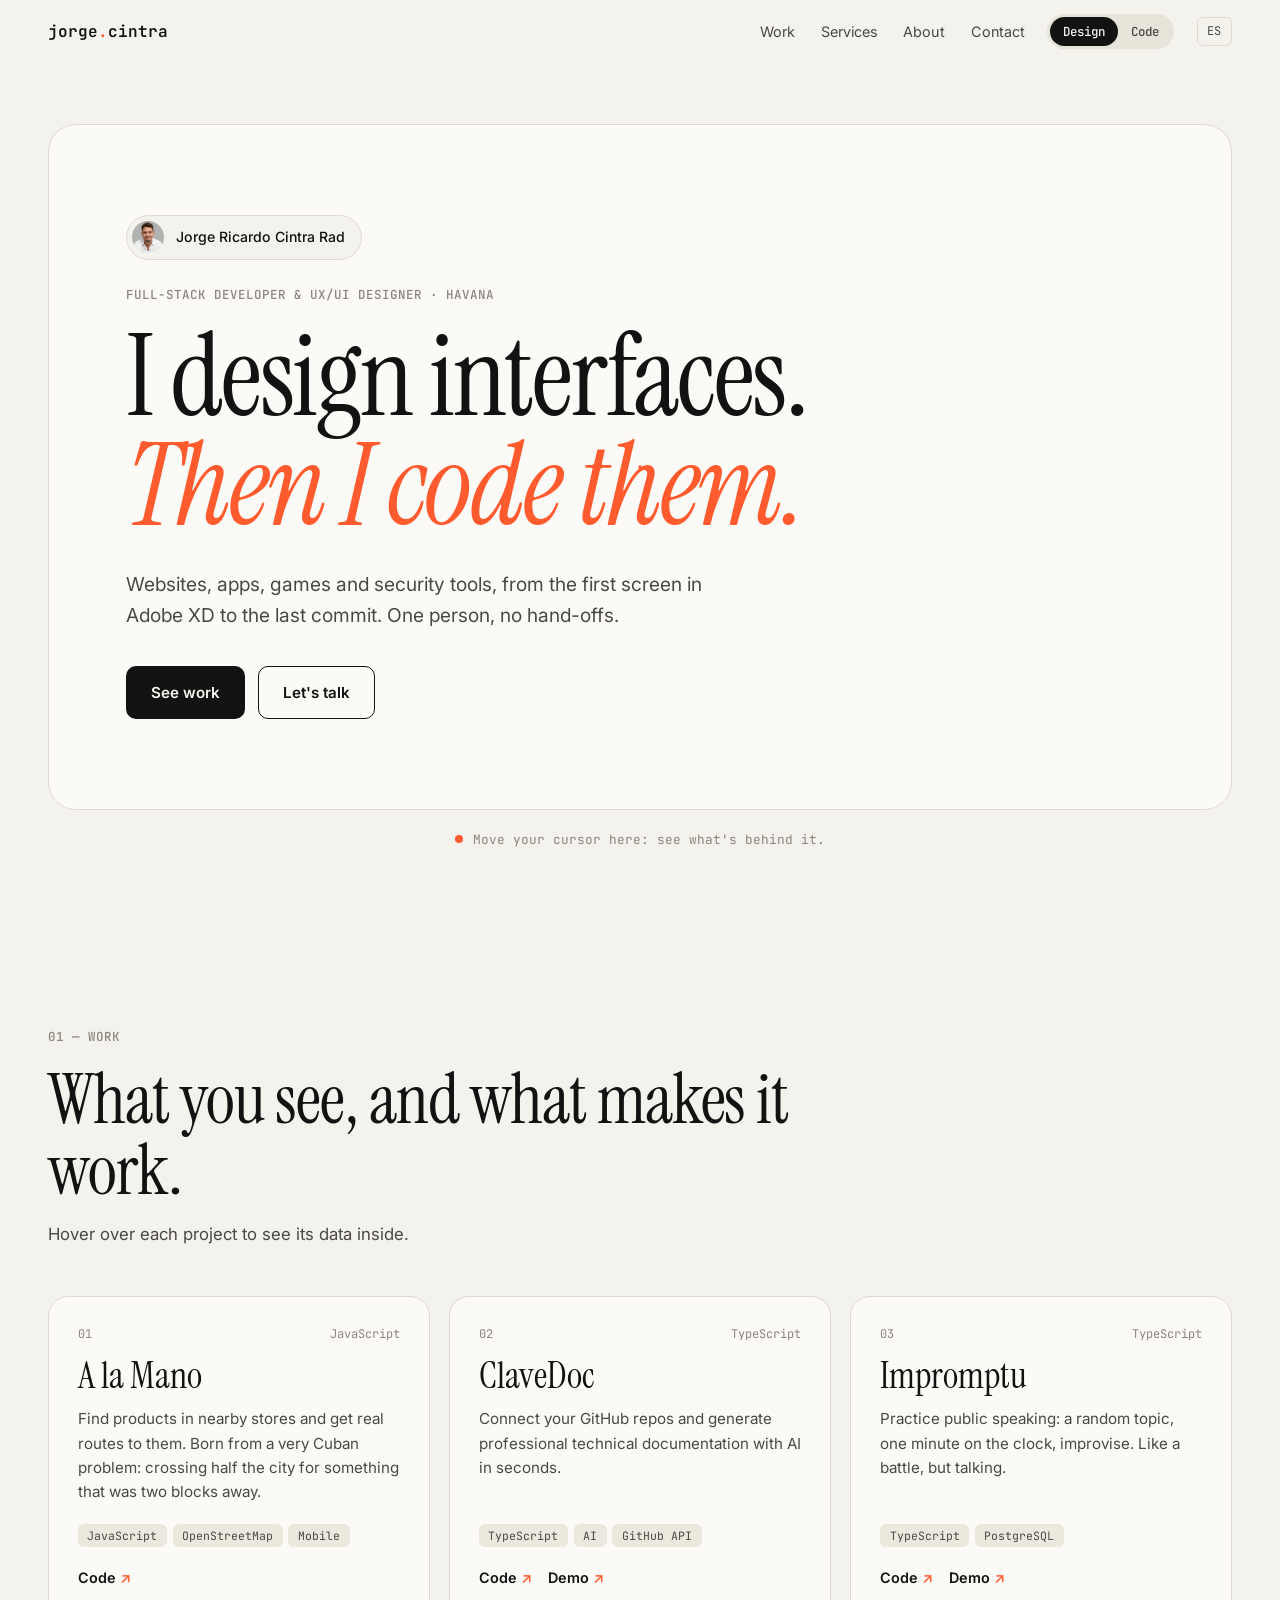
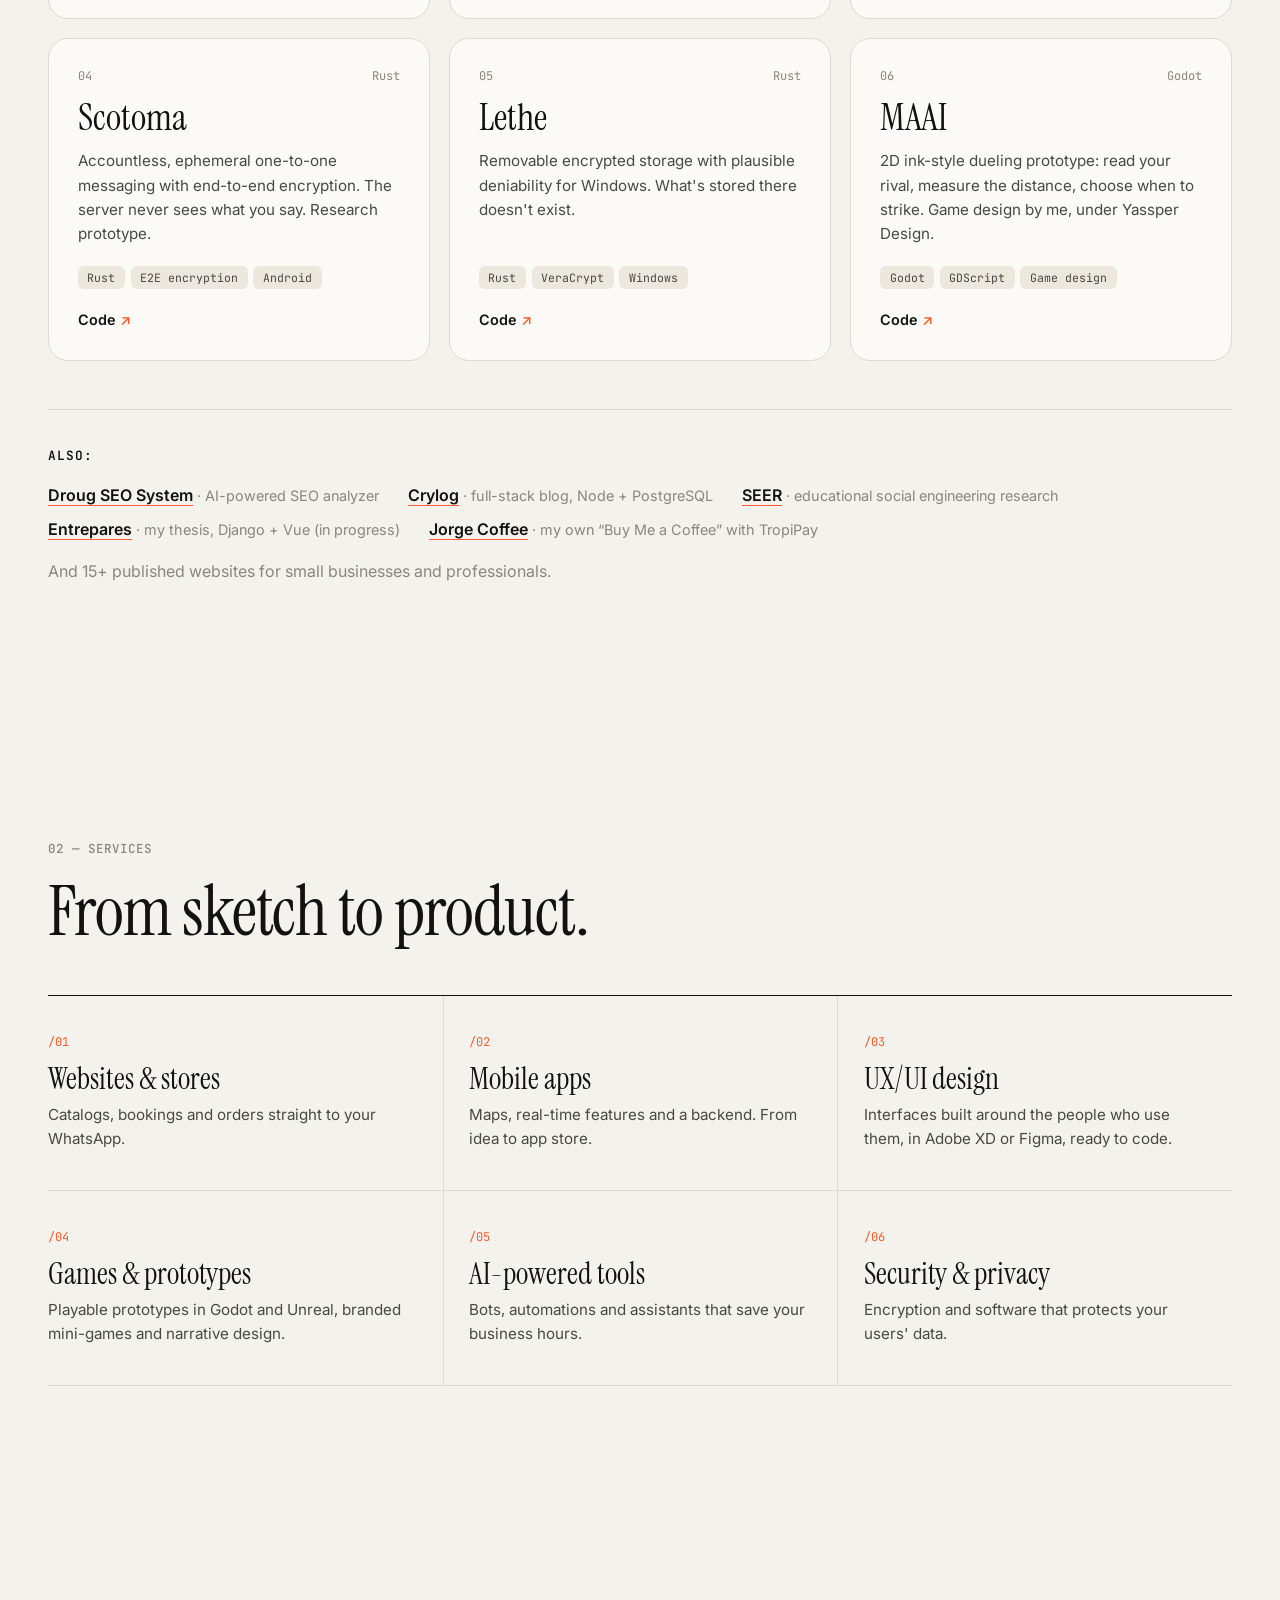
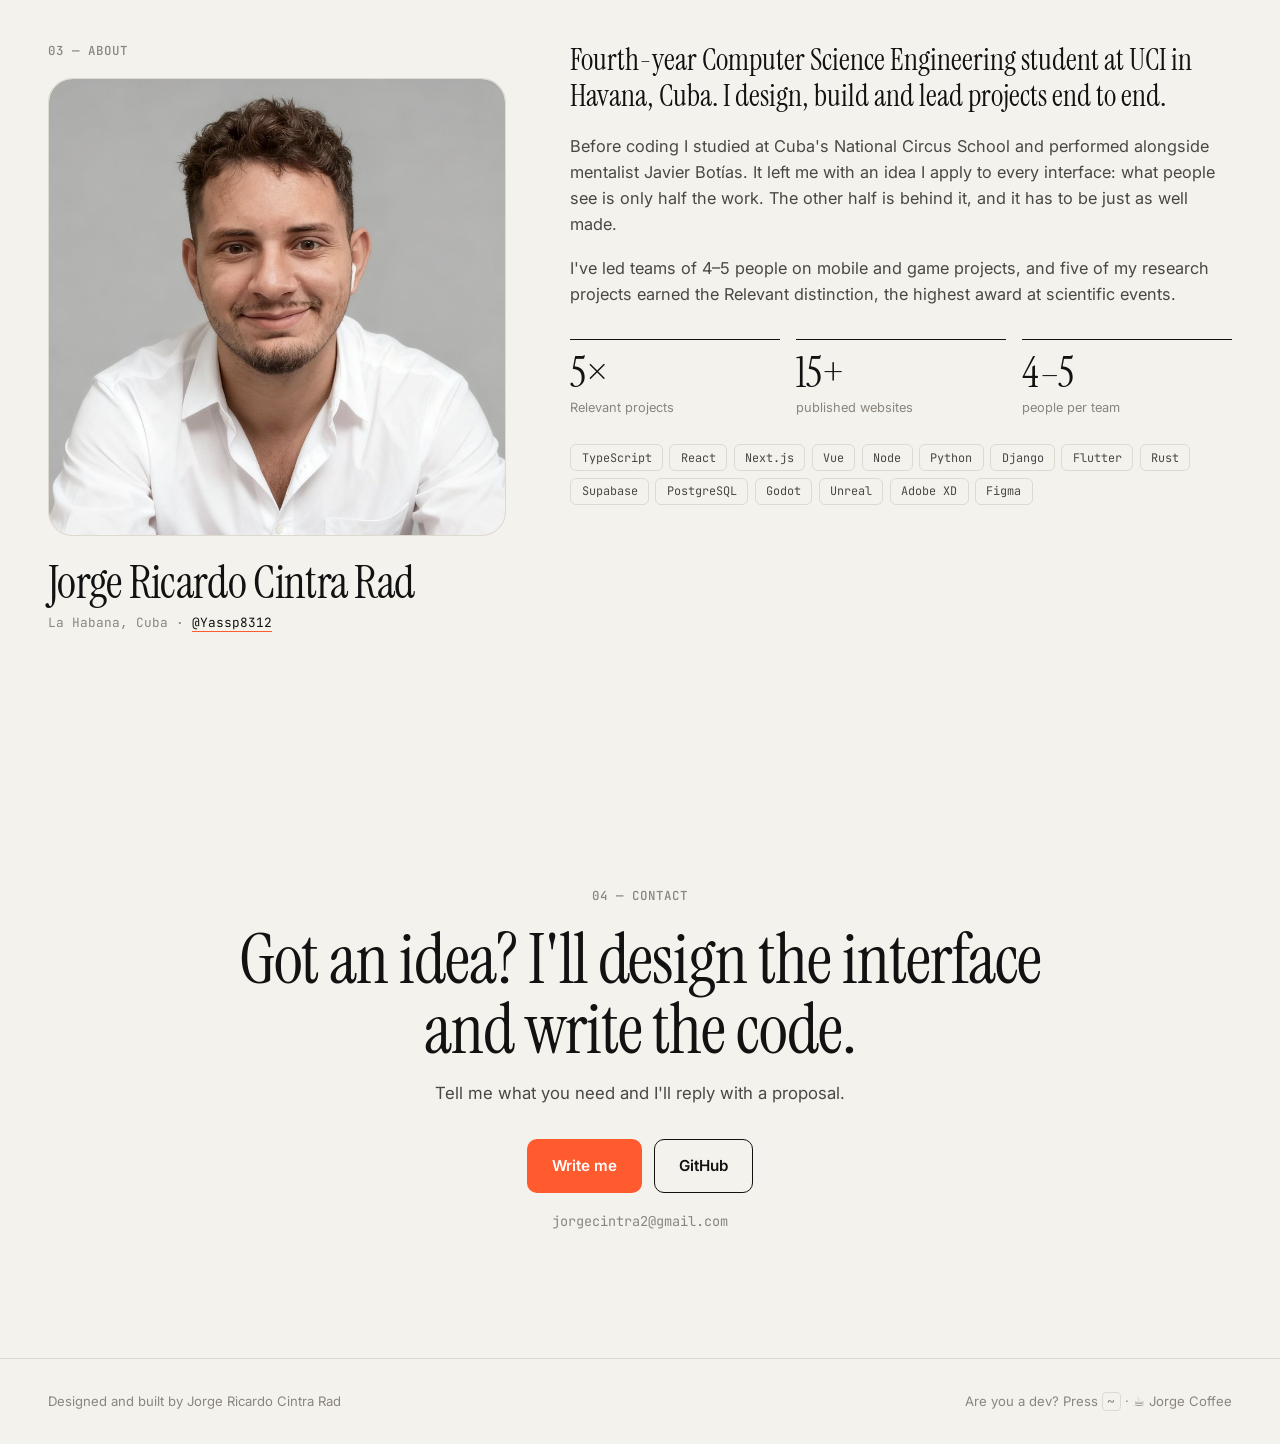
<file: index.html>
<!DOCTYPE html>
<html lang="es">
<head>
  <meta charset="UTF-8">
  <meta name="viewport" content="width=device-width, initial-scale=1">
  <title>Jorge Ricardo Cintra Rad · Diseño y código</title>
  <meta name="description" content="Desarrollador full-stack y diseñador UX/UI en La Habana. Webs, apps, juegos y herramientas de seguridad.">
  <meta property="og:title" content="Jorge Ricardo Cintra Rad · Diseño y código">
  <meta property="og:description" content="Diseño interfaces. Después las programo.">
  <meta name="theme-color" content="#f4f2ec">
  <link rel="icon" href="data:image/svg+xml,<svg xmlns='http://www.w3.org/2000/svg' viewBox='0 0 100 100'><rect width='100' height='100' rx='22' fill='%23111'/><text x='50' y='64' font-size='40' text-anchor='middle' fill='%23ff5b2e' font-family='monospace'>&lt;/&gt;</text></svg>">
  <link rel="preconnect" href="https://fonts.googleapis.com">
  <link rel="preconnect" href="https://fonts.gstatic.com" crossorigin>
  <link href="https://fonts.googleapis.com/css2?family=Instrument+Serif:ital@0;1&family=Inter:wght@400;500;600;700&family=JetBrains+Mono:wght@400;600&display=swap" rel="stylesheet">
  <link rel="stylesheet" href="css/styles.css">
</head>
<body>

  <header class="nav">
    <a href="#top" class="brand">jorge<span>.</span>cintra</a>
    <nav class="nav-links" id="navLinks">
      <a href="#proyectos" data-i18n="nav.work">Proyectos</a>
      <a href="#servicios" data-i18n="nav.services">Servicios</a>
      <a href="#sobre-mi" data-i18n="nav.about">Sobre mí</a>
      <a href="#contacto" data-i18n="nav.contact">Contacto</a>
    </nav>
    <div class="mode" role="group" aria-label="Modo">
      <button class="mode-btn on" data-mode="design" data-i18n="mode.design">Diseño</button>
      <button class="mode-btn" data-mode="code" data-i18n="mode.code">Código</button>
    </div>
    <button class="lang" id="langBtn" aria-label="Cambiar idioma">EN</button>
    <button class="menu-btn" id="menuBtn" aria-label="Abrir menú"><span></span><span></span></button>
  </header>

  <main id="top">

    <!-- Hero con lupa -->
    <section class="hero">
      <div class="xray xray-hero" id="heroXray">
        <div class="layer design" id="heroDesign">
          <div class="who"><img src="img/jorge.jpg" alt="" width="40" height="40" onerror="if(!this.dataset.f){this.dataset.f=1;this.src='https://avatars.githubusercontent.com/Yassp8312?s=120'}else{this.remove()}"><span>Jorge Ricardo Cintra Rad</span></div>
          <p class="kicker" data-i18n="hero.kicker"></p>
          <h1 class="hero-title" data-i18n="hero.title"></h1>
          <p class="hero-sub" data-i18n="hero.sub"></p>
          <div class="ctas">
            <a href="#proyectos" class="btn dark" data-i18n="hero.cta1">Ver proyectos</a>
            <a href="#contacto" class="btn line" data-i18n="hero.cta2">Hablemos</a>
          </div>
        </div>
        <pre class="layer code" aria-hidden="true"><code id="heroCode"></code></pre>
        <div class="lens-ring" aria-hidden="true"></div>
      </div>
      <p class="hint" id="heroHint"><span class="dot"></span><span id="hintText"></span></p>
    </section>

    <!-- Proyectos -->
    <section id="proyectos" class="section">
      <div class="head reveal">
        <p class="kicker" data-i18n="work.kicker"></p>
        <h2 data-i18n="work.title"></h2>
        <p class="sub" data-i18n="work.sub"></p>
      </div>
      <div class="grid" id="grid"></div>
      <div class="also reveal">
        <span class="also-label" data-i18n="work.also"></span>
        <ul id="alsoList"></ul>
        <p class="muted" data-i18n="work.sites"></p>
      </div>
    </section>

    <!-- Servicios -->
    <section id="servicios" class="section">
      <div class="head reveal">
        <p class="kicker" data-i18n="svc.kicker"></p>
        <h2 data-i18n="svc.title"></h2>
      </div>
      <ol class="services">
        <li class="reveal"><span class="n">/01</span><h3 data-i18n="svc.1t"></h3><p data-i18n="svc.1p"></p></li>
        <li class="reveal"><span class="n">/02</span><h3 data-i18n="svc.2t"></h3><p data-i18n="svc.2p"></p></li>
        <li class="reveal"><span class="n">/03</span><h3 data-i18n="svc.3t"></h3><p data-i18n="svc.3p"></p></li>
        <li class="reveal"><span class="n">/04</span><h3 data-i18n="svc.4t"></h3><p data-i18n="svc.4p"></p></li>
        <li class="reveal"><span class="n">/05</span><h3 data-i18n="svc.5t"></h3><p data-i18n="svc.5p"></p></li>
        <li class="reveal"><span class="n">/06</span><h3 data-i18n="svc.6t"></h3><p data-i18n="svc.6p"></p></li>
      </ol>
    </section>

    <!-- Sobre mí -->
    <section id="sobre-mi" class="section">
      <div class="about">
        <div class="about-side reveal">
          <p class="kicker" data-i18n="about.kicker"></p>
          <div class="photo xray" id="photoXray">
            <img class="layer design" src="img/jorge.jpg" alt="Jorge Ricardo Cintra Rad" width="600" height="600" loading="lazy" onerror="if(!this.dataset.f){this.dataset.f=1;this.src='https://avatars.githubusercontent.com/Yassp8312?s=600'}else{this.parentNode.classList.add('no-img')}">
            <pre class="layer code" aria-hidden="true"><code id="photoCode"></code></pre>
            <span class="photo-fallback" aria-hidden="true">JR</span>
          </div>
          <h2 class="about-name" data-i18n="about.title"></h2>
          <p class="about-loc">La Habana, Cuba · <a href="https://github.com/Yassp8312" target="_blank" rel="noopener">@Yassp8312</a></p>
        </div>
        <div class="about-body reveal">
          <p class="lead" data-i18n="about.p1"></p>
          <p data-i18n="about.p2"></p>
          <p data-i18n="about.p3"></p>
          <div class="stats">
            <div><b>5×</b><span data-i18n="about.k1"></span></div>
            <div><b>15+</b><span data-i18n="about.k2"></span></div>
            <div><b>4–5</b><span data-i18n="about.k3"></span></div>
          </div>
          <ul class="stack">
            <li>TypeScript</li><li>React</li><li>Next.js</li><li>Vue</li><li>Node</li><li>Python</li><li>Django</li><li>Flutter</li><li>Rust</li><li>Supabase</li><li>PostgreSQL</li><li>Godot</li><li>Unreal</li><li>Adobe XD</li><li>Figma</li>
          </ul>
        </div>
      </div>
    </section>

    <!-- Contacto -->
    <section id="contacto" class="section contact">
      <div class="reveal">
        <p class="kicker" data-i18n="contact.kicker"></p>
        <h2 class="contact-title" data-i18n="contact.title"></h2>
        <p class="sub" data-i18n="contact.p"></p>
        <div class="ctas">
          <a class="btn accent-btn" href="mailto:jorgecintra2@gmail.com" data-i18n="contact.mail">Escríbeme</a>
          <a class="btn line" href="https://github.com/Yassp8312" target="_blank" rel="noopener">GitHub</a>
        </div>
        <p class="mail">jorgecintra2@gmail.com</p>
      </div>
    </section>
  </main>

  <footer class="footer">
    <span data-i18n="footer.made"></span>
    <span class="footer-small"><button class="term-hint" id="termHint" data-i18n="footer.term"></button> · <a href="https://jorge-coffee.onrender.com/" target="_blank" rel="noopener">☕ Jorge Coffee</a></span>
  </footer>

  <!-- Terminal secreta -->
  <div class="term hidden" id="term" role="dialog" aria-label="Terminal">
    <div class="term-bar"><span></span><span></span><span></span><b>jorge@cintra:~</b><button id="termClose" aria-label="Cerrar">×</button></div>
    <div class="term-out" id="termOut"></div>
    <form class="term-in" id="termForm"><span>❯</span><input id="termInput" autocomplete="off" spellcheck="false" aria-label="Comando"></form>
  </div>

  <script src="js/data.js"></script>
  <script src="js/main.js"></script>
</body>
</html>
</file>
<file: css/styles.css>
@property --r { syntax: "<length>"; inherits: true; initial-value: 0px; }

:root {
  --bg: #f4f2ec;
  --paper: #fbfaf6;
  --ink: #121212;
  --ink2: #4a4844;
  --muted: #8a867e;
  --line: #dedad0;
  --accent: #ff5b2e;
  --code-bg: #111214;
  --code-ink: #d6d3cc;
  --c-tag: #ff8a5c;
  --c-attr: #9ecbff;
  --c-str: #a8e3a1;
  --c-key: #f2c46d;
  --c-com: #6c7079;
  --c-pun: #7d828b;
  --mono: "JetBrains Mono", ui-monospace, monospace;
  --serif: "Instrument Serif", Georgia, serif;
  --sans: "Inter", system-ui, sans-serif;
}

* { box-sizing: border-box; margin: 0; padding: 0; }
html { scroll-behavior: smooth; }
body { background: var(--bg); color: var(--ink); font-family: var(--sans); line-height: 1.6; overflow-x: hidden; -webkit-font-smoothing: antialiased; }
a { color: inherit; }
.hidden { display: none !important; }
.muted { color: var(--muted); }
.accent { color: var(--accent); font-style: italic; }

/* Nav */
.nav {
  position: fixed; inset: 0 0 auto 0; z-index: 50;
  display: flex; align-items: center; gap: 1.4rem;
  padding: .9rem clamp(1rem, 4vw, 3rem);
  transition: background .3s, border-color .3s; border-bottom: 1px solid transparent;
}
.nav.scrolled { background: rgba(244,242,236,.9); backdrop-filter: blur(10px); border-color: var(--line); }
.brand { font-family: var(--mono); font-weight: 600; font-size: 1rem; text-decoration: none; margin-right: auto; }
.brand span { color: var(--accent); }
.nav-links { display: flex; gap: 1.6rem; }
.nav-links a { text-decoration: none; font-size: .9rem; color: var(--ink2); }
.nav-links a:hover { color: var(--accent); }
.mode { display: flex; background: #e7e3d9; border-radius: 999px; padding: 3px; }
.mode-btn { border: 0; background: none; font: 500 .78rem var(--mono); padding: .35rem .8rem; border-radius: 999px; cursor: pointer; color: var(--ink2); }
.mode-btn.on { background: var(--ink); color: var(--bg); }
.lang { background: none; border: 1px solid var(--line); font: .75rem var(--mono); padding: .35rem .6rem; border-radius: 6px; cursor: pointer; color: var(--ink2); }
.menu-btn { display: none; background: none; border: 0; width: 26px; height: 20px; position: relative; cursor: pointer; }
.menu-btn span { position: absolute; left: 0; right: 0; height: 2px; background: var(--ink); transition: transform .3s; }
.menu-btn span:first-child { top: 4px; } .menu-btn span:last-child { bottom: 4px; }
.menu-open .menu-btn span:first-child { transform: translateY(5px) rotate(45deg); }
.menu-open .menu-btn span:last-child { transform: translateY(-5px) rotate(-45deg); }

/* Botones */
.ctas { display: flex; gap: .8rem; flex-wrap: wrap; }
.btn { display: inline-block; padding: .85rem 1.5rem; border-radius: 10px; text-decoration: none; font-weight: 600; font-size: .95rem; transition: transform .2s, background .2s, color .2s, border-color .2s; border: 1.5px solid transparent; }
.btn:hover { transform: translateY(-2px); }
.btn.dark { background: var(--ink); color: var(--bg); }
.btn.line { border-color: var(--ink); color: var(--ink); }
.btn.line:hover { border-color: var(--accent); color: var(--accent); }
.btn.accent-btn { background: var(--accent); color: #fff; }

/* Rayos X: capa de diseño + capa de código */
.xray { position: relative; overflow: hidden; --x: 50%; --y: 50%; transition: --r .45s cubic-bezier(.2,.8,.2,1); }
.xray > .layer.code {
  position: absolute; inset: 0; overflow: hidden; pointer-events: none;
  background: var(--code-bg); color: var(--code-ink);
  font: 12.5px/1.7 var(--mono); padding: 1.5rem 1.8rem; white-space: pre-wrap; word-break: break-word;
  clip-path: circle(var(--r) at var(--x) var(--y));
  border-radius: inherit;
}
.xray.lens-on { --r: 150px; }
body.code-mode .xray { --r: 160vmax !important; }
.lens-ring {
  position: absolute; left: var(--x); top: var(--y); width: calc(var(--r) * 2); height: calc(var(--r) * 2);
  translate: -50% -50%; border-radius: 50%; pointer-events: none;
  box-shadow: 0 0 0 1.5px var(--accent), 0 20px 60px rgba(0,0,0,.25);
}
body.code-mode .lens-ring { display: none; }
.tk-tag { color: var(--c-tag); } .tk-attr { color: var(--c-attr); } .tk-str { color: var(--c-str); }
.tk-key { color: var(--c-key); } .tk-com { color: var(--c-com); font-style: italic; } .tk-pun { color: var(--c-pun); }

/* Hero */
.hero { min-height: 100vh; padding: 7.5rem clamp(1rem, 4vw, 3rem) 3rem; display: flex; flex-direction: column; justify-content: center; max-width: 1280px; margin: 0 auto; }
.xray-hero { border-radius: 28px; background: var(--paper); border: 1px solid var(--line); cursor: none; }
.xray-hero > .layer.design { padding: clamp(2.5rem, 7vw, 6rem) clamp(1.5rem, 6vw, 5.5rem); }
.xray-hero > .layer.code { font-size: 13px; padding: clamp(2rem, 5vw, 3.5rem); }
.kicker { font: 500 .78rem var(--mono); letter-spacing: .08em; text-transform: uppercase; color: var(--muted); margin-bottom: 1.2rem; }
.hero-title { font-family: var(--serif); font-weight: 400; font-size: clamp(3rem, 9vw, 7.6rem); line-height: .95; letter-spacing: -.02em; margin-bottom: 1.8rem; }
.hero-sub { font-size: clamp(1rem, 1.6vw, 1.2rem); color: var(--ink2); max-width: 600px; margin-bottom: 2.2rem; }
.hint { display: flex; align-items: center; gap: .6rem; justify-content: center; margin-top: 1.3rem; font: .8rem var(--mono); color: var(--muted); }
.dot { width: 8px; height: 8px; border-radius: 50%; background: var(--accent); animation: blink 1.6s infinite; }
@keyframes blink { 50% { opacity: .2; } }

/* Secciones */
.section { padding: clamp(5rem, 10vw, 8rem) clamp(1rem, 4vw, 3rem); max-width: 1280px; margin: 0 auto; }
.head { max-width: 760px; margin-bottom: 3rem; }
h2 { font-family: var(--serif); font-weight: 400; font-size: clamp(2.4rem, 5.5vw, 4.4rem); line-height: 1; letter-spacing: -.015em; }
.sub { color: var(--ink2); margin-top: 1rem; font-size: 1.05rem; }
.reveal { opacity: 0; transform: translateY(20px); transition: opacity .7s, transform .7s; }
.reveal.in { opacity: 1; transform: none; }

/* Proyectos */
.grid { display: grid; grid-template-columns: repeat(auto-fill, minmax(330px, 1fr)); gap: 1.2rem; }
.card { border-radius: 20px; background: var(--paper); border: 1px solid var(--line); transition: border-color .3s; }
.card:hover { border-color: var(--ink); }
.card.lens-on { --r: 120px; }
.card > .layer.design { padding: 1.8rem; display: flex; flex-direction: column; height: 100%; min-height: 300px; }
.card .top { display: flex; justify-content: space-between; align-items: baseline; margin-bottom: 1rem; }
.card .idx { font: .75rem var(--mono); color: var(--muted); }
.card h3 { font-family: var(--serif); font-weight: 400; font-size: 2.3rem; line-height: 1; margin-bottom: .8rem; }
.card p { color: var(--ink2); font-size: .95rem; flex: 1; }
.chips { list-style: none; display: flex; flex-wrap: wrap; gap: .35rem; margin: 1.2rem 0; }
.chips li { font: .72rem var(--mono); padding: .25rem .6rem; border-radius: 6px; background: #ece8de; color: var(--ink2); }
.links { display: flex; gap: 1rem; }
.links a { font-weight: 600; font-size: .9rem; text-decoration: none; }
.links a::after { content: " ↗"; color: var(--accent); }
.links a:hover { color: var(--accent); }
.card > .layer.code { font-size: 12px; }

.also { margin-top: 3rem; padding-top: 2rem; border-top: 1px solid var(--line); }
.also-label { font: 600 .8rem var(--mono); text-transform: uppercase; letter-spacing: .08em; }
.also ul { list-style: none; display: flex; flex-wrap: wrap; gap: .5rem 1.8rem; margin: 1rem 0; }
.also a { font-weight: 600; text-decoration: none; border-bottom: 1.5px solid var(--accent); }
.also li span { color: var(--muted); font-size: .9rem; }

/* Servicios */
.services { list-style: none; display: grid; grid-template-columns: repeat(3, 1fr); border-top: 1px solid var(--ink); }
.services li { padding: 2rem 1.6rem 2.4rem 0; border-bottom: 1px solid var(--line); }
.services li:not(:nth-child(3n+1)) { padding-left: 1.6rem; border-left: 1px solid var(--line); }
.services .n { font: .75rem var(--mono); color: var(--accent); }
.services h3 { font-family: var(--serif); font-weight: 400; font-size: 1.9rem; margin: .6rem 0 .5rem; line-height: 1.05; }
.services p { color: var(--ink2); font-size: .95rem; }

/* Sobre mí */
.about { display: grid; grid-template-columns: minmax(260px, .9fr) 1.3fr; gap: clamp(2rem, 5vw, 5rem); align-items: start; }
.about-side { position: sticky; top: 6rem; }
.photo { aspect-ratio: 1; border-radius: 24px; background: #e7e3d9; border: 1px solid var(--line); margin-bottom: 1.4rem; }
.photo > img.layer.design { display: block; width: 100%; height: 100%; object-fit: cover; border-radius: inherit; filter: grayscale(.15) contrast(1.02); }
.photo.lens-on { --r: 110px; }
.photo > .layer.code { z-index: 1; }
.photo-fallback { display: none; position: absolute; inset: 0; z-index: 0; place-items: center; font: 400 6rem var(--serif); color: var(--muted); }
.photo.no-img > img { visibility: hidden; }
.photo.no-img .photo-fallback { display: grid; }
.about-name { font-size: clamp(2.2rem, 3.6vw, 3rem); }
.about-loc { margin-top: .6rem; font: .8rem var(--mono); color: var(--muted); }
.about-loc a { color: var(--ink); text-decoration: none; border-bottom: 1px solid var(--accent); }
.who { display: inline-flex; align-items: center; gap: .7rem; padding: .35rem 1rem .35rem .35rem; border: 1px solid var(--line); border-radius: 999px; background: var(--bg); margin-bottom: 1.6rem; font-size: .88rem; font-weight: 500; }
.who img { width: 32px; height: 32px; border-radius: 50%; object-fit: cover; }
.about-body p { color: var(--ink2); margin-bottom: 1.1rem; font-size: 1.02rem; }
.about-body .lead { font-family: var(--serif); font-size: 1.9rem; line-height: 1.2; color: var(--ink); }
.stats { display: grid; grid-template-columns: repeat(3, 1fr); gap: 1rem; margin: 2rem 0 1.5rem; }
.stats div { border-top: 1px solid var(--ink); padding-top: .8rem; }
.stats b { display: block; font-family: var(--serif); font-weight: 400; font-size: 2.6rem; line-height: 1; }
.stats span { font-size: .8rem; color: var(--muted); }
.stack { list-style: none; display: flex; flex-wrap: wrap; gap: .4rem; }
.stack li { font: .74rem var(--mono); padding: .3rem .65rem; border: 1px solid var(--line); border-radius: 6px; color: var(--ink2); }

/* Contacto */
.contact { text-align: center; }
.contact .ctas { justify-content: center; margin-top: 2rem; }
.contact-title { max-width: 900px; margin: 0 auto; }
.contact .sub { max-width: 520px; margin-left: auto; margin-right: auto; }
.mail { margin-top: 1.2rem; font: .85rem var(--mono); color: var(--muted); }

/* Footer */
.footer { display: flex; justify-content: space-between; flex-wrap: wrap; gap: .8rem; padding: 2rem clamp(1rem, 4vw, 3rem); border-top: 1px solid var(--line); font-size: .82rem; color: var(--muted); max-width: 1280px; margin: 0 auto; }
.footer-small a { text-decoration: none; }
.footer-small a:hover, .term-hint:hover { color: var(--accent); }
.term-hint { background: none; border: 0; font: inherit; color: inherit; cursor: pointer; }
kbd { font-family: var(--mono); border: 1px solid var(--line); border-radius: 4px; padding: 0 .3rem; }

/* Terminal */
.term { position: fixed; z-index: 90; right: clamp(.5rem, 3vw, 2rem); bottom: clamp(.5rem, 3vw, 2rem); width: min(560px, calc(100vw - 1rem)); height: min(380px, 70vh); background: var(--code-bg); border-radius: 12px; font: .82rem var(--mono); color: var(--code-ink); display: flex; flex-direction: column; box-shadow: 0 30px 80px rgba(0,0,0,.35); }
.term-bar { display: flex; align-items: center; gap: .4rem; padding: .6rem .8rem; border-bottom: 1px solid #23252a; }
.term-bar span { width: 10px; height: 10px; border-radius: 50%; background: #34373e; }
.term-bar span:first-child { background: var(--accent); }
.term-bar b { margin-left: .5rem; font-weight: 400; color: var(--c-com); flex: 1; }
.term-bar button { background: none; border: 0; color: var(--c-com); font-size: 1.2rem; cursor: pointer; }
.term-out { flex: 1; overflow-y: auto; padding: .8rem; white-space: pre-wrap; }
.term-out a { color: var(--c-attr); }
.term-out b { color: var(--c-key); }
.term-out .cmd { color: #fff; }
.term-in { display: flex; gap: .5rem; padding: .6rem .8rem; border-top: 1px solid #23252a; }
.term-in span { color: var(--accent); }
.term-in input { flex: 1; background: none; border: 0; outline: none; color: #fff; font: inherit; }

/* Responsive */
@media (max-width: 900px) {
  .nav-links { position: fixed; inset: 58px 0 auto 0; flex-direction: column; gap: 0; background: var(--bg); padding: .5rem 1.5rem 1rem; border-bottom: 1px solid var(--line); transform: translateY(-130%); visibility: hidden; z-index: -1; transition: transform .35s, visibility .35s; }
  .nav-links a { padding: .9rem 0; font-size: 1.05rem; border-bottom: 1px solid var(--line); }
  .menu-open .nav-links { transform: none; visibility: visible; }
  .menu-open .nav { background: var(--bg); }
  .menu-btn { display: block; }
  .services { grid-template-columns: 1fr; }
  .services li, .services li:not(:nth-child(3n+1)) { padding: 1.6rem 0; border-left: 0; }
  .about { grid-template-columns: 1fr; gap: 2rem; }
  .about-side { position: static; max-width: 420px; }
  .grid { grid-template-columns: 1fr; }
  .xray-hero { cursor: auto; }
  .xray.lens-on { --r: 110px; }
  .card.lens-on { --r: 90px; }
}
@media (max-width: 520px) {
  .mode-btn { padding: .3rem .55rem; font-size: .7rem; }
  .brand { font-size: .9rem; }
  .stats b { font-size: 2rem; }
}
@media (prefers-reduced-motion: reduce) {
  *, *::before, *::after { animation: none !important; transition: none !important; }
  .reveal { opacity: 1; transform: none; }
  html { scroll-behavior: auto; }
}
</file>
